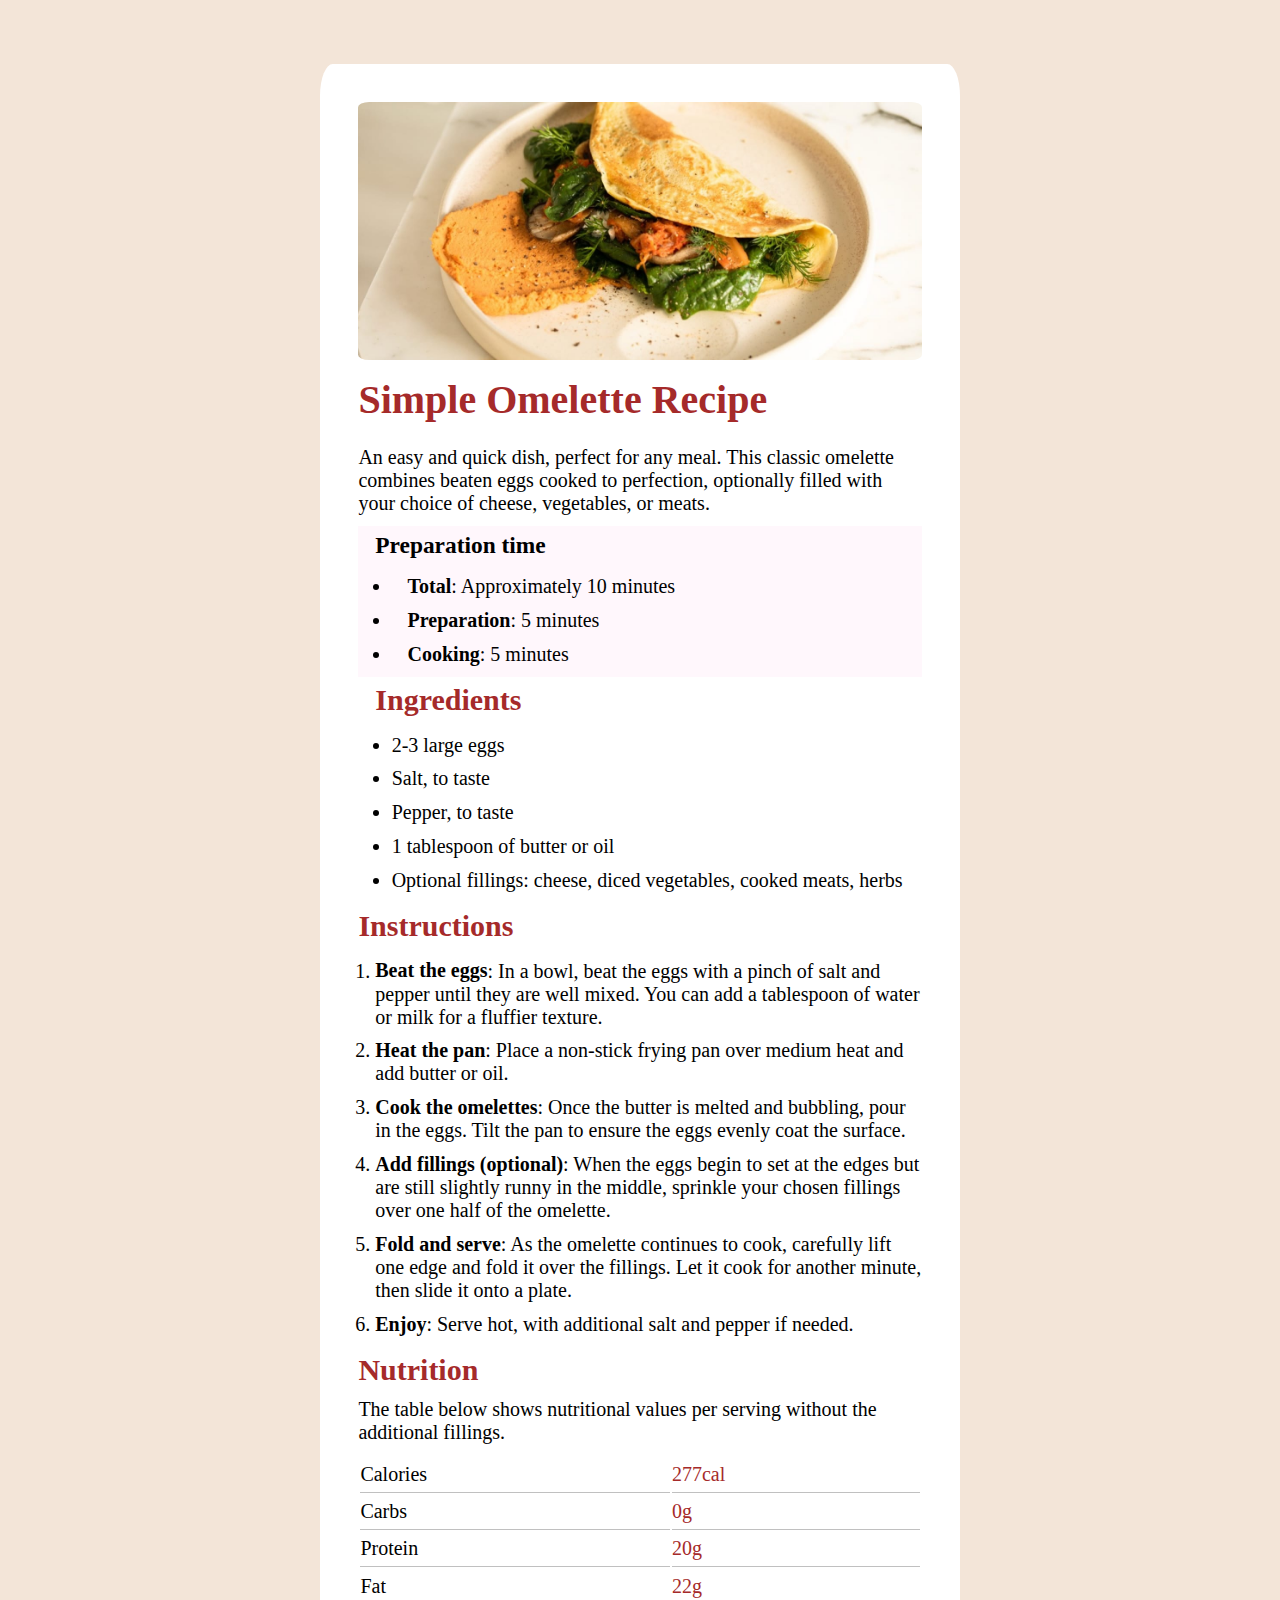
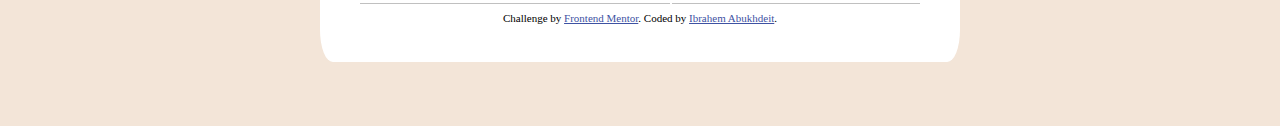
<file: index.html>
<!DOCTYPE html>
<html lang="en">
<head>
  <meta charset="UTF-8">
  <meta name="viewport" content="width=device-width, initial-scale=1.0"> <!-- displays site properly based on user's device -->

  <link rel="icon" type="image/png" sizes="32x32" href="./assets/images/favicon-32x32.png">
  <link
  <link rel="stylesheet" href="style.css/style.css">
  <title>Frontend Mentor | Recipe page</title>

  <!-- Feel free to remove these styles or customise in your own stylesheet 👍 -->
  <style>
    .attribution { font-size: 11px; text-align: center; }
    .attribution a { color: hsl(228, 45%, 44%); }
  </style>
</head>
<body>
  <section class="main">

    <!--header-->
    <section class="header">
      <img src="assets/images/image-omelette.jpeg" alt="omelette">
      <h1>Simple Omelette Recipe</h1>
      <p>An easy and quick dish, perfect for any meal. This classic omelette combines beaten eggs cooked 
      to perfection, optionally filled with your choice of cheese, vegetables, or meats.</p>
    </section>

    <!--prep-time-->
    <section class="prepTime">
      <h3>Preparation time</h3>
      <ul>
        <li><strong>Total</strong>: Approximately 10 minutes</li>
        <li><strong>Preparation</strong>: 5 minutes</li>
        <li><strong>Cooking</strong>: 5 minutes</li>
      </ul>
    </section>

    <!--ingredients-->
    <section class="ingredients">
      <h2>Ingredients</h2>
      <ul>
        <li>2-3 large eggs</li>
        <li>Salt, to taste</li>
        <li>Pepper, to taste</li>
        <li>1 tablespoon of butter or oil</li>
        <li>Optional fillings: cheese, diced vegetables, cooked meats, herbs</li>
      </ul>
    </section>

    <!--instructions-->
    <section class="instructions">
      <h2>Instructions</h2>
      <ol>
        <li><strong>Beat the eggs</strong>: In a bowl, beat the eggs with a pinch of salt and pepper until they are well mixed. 
            You can add a tablespoon of water or milk for a fluffier texture.</li>
        <li><strong>Heat the pan</strong>: Place a non-stick frying pan over medium heat and add butter or oil.</li>
        <li><strong>Cook the omelettes</strong>: Once the butter is melted and bubbling, pour in the eggs. Tilt the pan to ensure 
        the eggs evenly coat the surface.</li>
        <li><strong>Add fillings (optional)</strong>: When the eggs begin to set at the edges but are still slightly runny in the 
        middle, sprinkle your chosen fillings over one half of the omelette.</li>

        <li><strong>Fold and serve</strong>: As the omelette continues to cook, carefully lift one edge and fold it over the 
        fillings. Let it cook for another minute, then slide it onto a plate.</li>

        <li><strong>Enjoy</strong>: Serve hot, with additional salt and pepper if needed.</li>
      </ol>
    </section>

    <!--nutrition-->
    <section  class="nutrition">
      <h2>Nutrition</h2>

      <p>The table below shows nutritional values per serving without the additional fillings.</p>
      <table>
        <tr>
          <td>Calories</td>
          <td>277cal</td>
        </tr>
        <tr>
          <td>Carbs</td>
          <td>0g</td>
        </tr>
        <tr>
          <td>Protein</td>
          <td>20g</td>
        </tr>
        <tr>
          <td>Fat</td>
          <td>22g</td>
        </tr>
      </table>
    </section>

    <div class="attribution">
      Challenge by <a href="https://www.frontendmentor.io?ref=challenge" target="_blank">Frontend Mentor</a>. 
      Coded by <a href="#">Ibrahem Abukhdeit</a>.
    </div> 
  </section>
</body>
</html>
</file>
<file: style.css/style.css>
*{
    padding: 0;
    margin: 0;
    box-sizing: border-box;
}
html {
    font-size: 62.5%;
}
/*
//////////layout
*/
.main{
    width: 50%;
    margin: 5% auto;
    padding: 3%;
    border-radius: 2%;
}


img{
    height: 100%;
    width: 100%;
    object-fit: contain;
    border-radius: 2%;
}
.header h1, .header p{
    padding: 2% 0%;

}

.prepTime *{
    border-radius: 2%;
    padding: 1% 0%;
    margin-left: 3%;
}

.ingredients *{
    padding: 1% 0%;
    margin-left: 3%;
}


.instructions *{
    padding: 1% 0%;
}

.instructions  ol{
    margin-left: 3%;
}
.nutrition *{
    padding: 1% 0;
}
table {
    width: 100%;
}

/*
colors////////////
*/

body {
    background-color: rgb(243, 229, 216)
}

.main {
    background-color: white;
}

.prepTime {
    background-color:rgb(255, 247, 252);
}

body {
font-size: 2rem;
}

h1, h2{
    color: brown;
}

td + td {
    color: brown;
}
/* extra style */

.botBorder {
    border-bottom: 1px solid silver;
}

tr, td {
    border-bottom: 1px solid silver;
}
</file>
